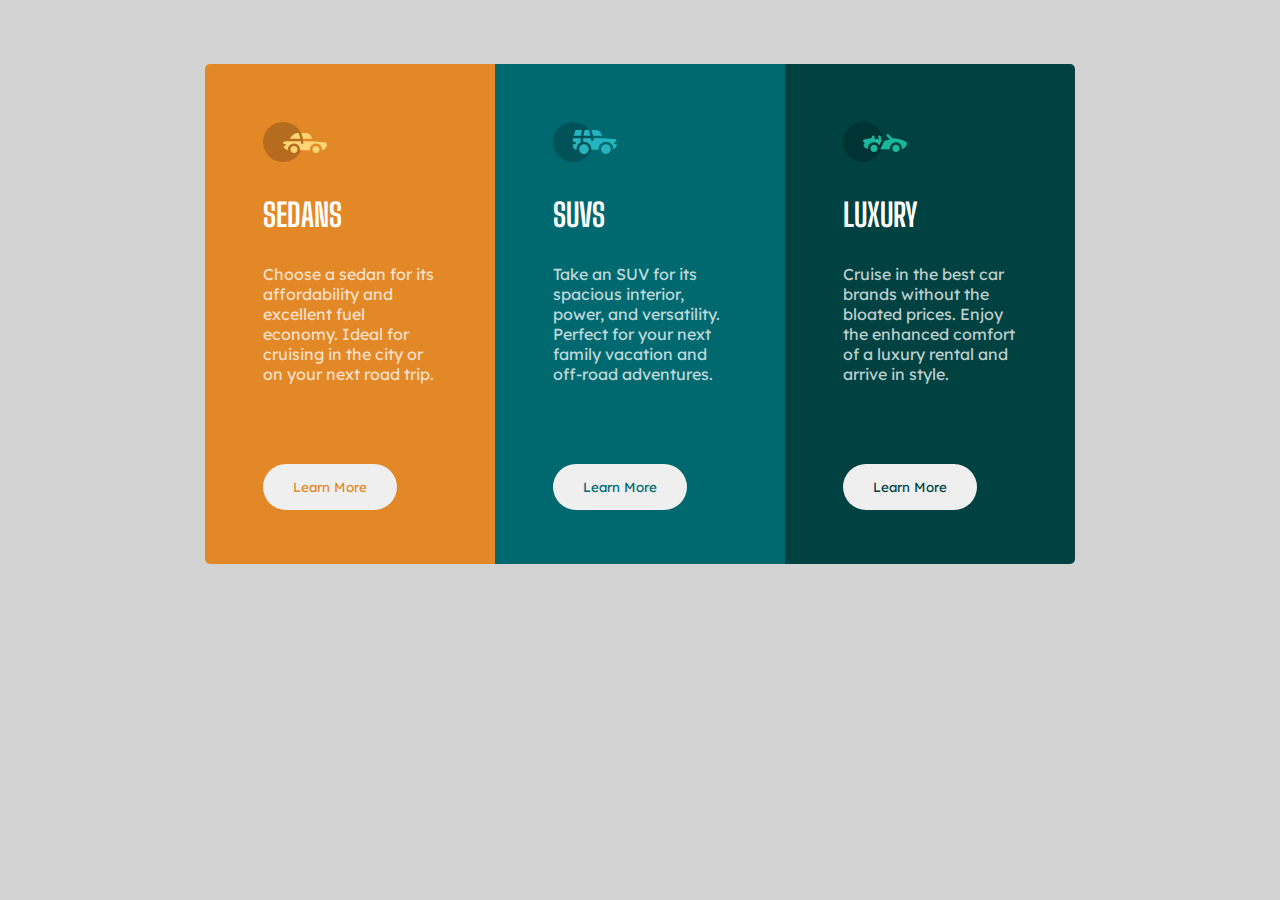
<file: 3-column-preview-card-component-main/index.html>
<!DOCTYPE html>
<html lang="pt-br">
<head>
    <meta charset="UTF-8">
    <meta http-equiv="X-UA-Compatible" content="IE=edge">
    <meta name="viewport" content="width=device-width, initial-scale=1.0">
    <link rel="stylesheet" href="style.css">
    <link rel="shortcut icon" href="images/favicon-32x32.png" type="image/x-icon">
    <title>Frontend Mentor | 3-column preview card component</title>
</head>
<body>
    <section class="container">

        <div class="coluna" id="col1">
            <div class="descrition">
              <img src="images/icon-sedans.svg" alt="">
                <h1>Sedans</h1>
                  <p>
                      Choose a sedan for its affordability and excellent fuel economy. Ideal for cruising in the city
                      or on your next road trip.
                  </p>
                  <button class="btn1">Learn More</button>
            </div>
        </div>
        <div class="coluna" id="col2">
            <div class="descrition">
              <img src="images/icon-suvs.svg" alt="">
                <h1>SUVs</h1>
                  <p>
                    Take an SUV for its spacious interior, power, and versatility. Perfect for your next family vacation and off-road adventures.
                  </p>
                  <button class="btn2">Learn More</button>
            </div>
        </div>
        <div class="coluna" id="col3">
            <div class="descrition">
              <img src="images/icon-luxury.svg" alt="">
                <h1>Luxury</h1>
                  <p>
                    Cruise in the best car brands without the bloated prices. Enjoy the enhanced comfort of a luxury rental and arrive in style.
                  </p>
                  <button class="btn3">Learn More</button>
            </div>
        </div>
        
    </section>
  
  <!--<footer>
        <p>
            Challenge by <a href="https://www.frontendmentor.io?ref=challenge" target="_blank">Frontend Mentor</a>.
            Coded by <a href="#">Your Name Here</a>.
        </p>
  </footer>-->
</body>
</html>
</file>
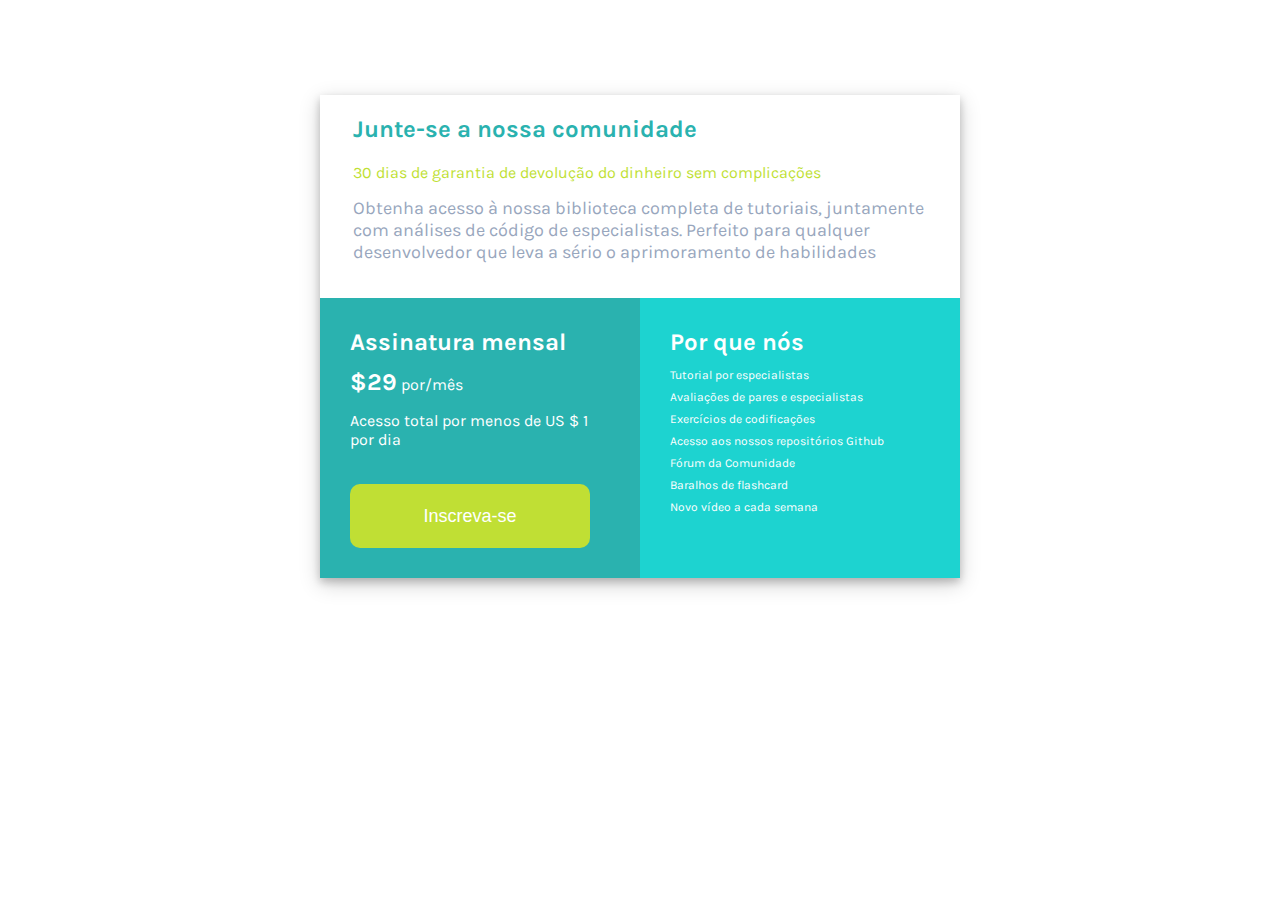
<file: componente-de-grade-de-preço-único/index.html>
<!DOCTYPE html>
<html lang="pt-br">
<head>
    <meta charset="UTF-8">
    <meta http-equiv="X-UA-Compatible" content="IE=edge">
    <meta name="viewport" content="width=device-width, initial-scale=1.0">
    <title>Preço</title>
    <link rel="stylesheet" href="style.css">
</head>
<body>
    <main class="conteiner">
        <section>
            <div class="main-section">
                <h1 class="titulo">Junte-se a nossa comunidade</h1>
                <p class="main-section-paragrafo">30 dias de garantia de devolução do dinheiro sem complicações</p>
                <p class="main-section-descricao">Obtenha acesso à nossa biblioteca completa de tutoriais, juntamente com análises de código de especialistas. Perfeito para qualquer desenvolvedor que leva a sério o aprimoramento de habilidades</p>
            </div>
        </section>
        <section class="recursos">
            <div class="left-section">
                <h1 class="titulo-left-section">Assinatura mensal</h1>
                <p class="preço"> <span>$29</span> por/mês</p>
                <p class="left-section-descricao">Acesso total por menos de US $ 1 por dia</p>
                <button class="btn" type="submit">Inscreva-se</button>
            </div>
            <div class="right-section">
                <h1 class="titulo-right-section">Por que nós</h1>
                    <li>Tutorial por especialistas</li>
                    <li>Avaliações de pares e especialistas</li>
                    <li>Exercícios de codificações</li>
                    <li>Acesso aos nossos repositórios Github</li>
                    <li>Fórum da Comunidade</li>
                    <li>Baralhos de flashcard</li>
                    <li>Novo vídeo a cada semana</li>
            </div>
        </section>
    </main>
</body>
</html>
</file>
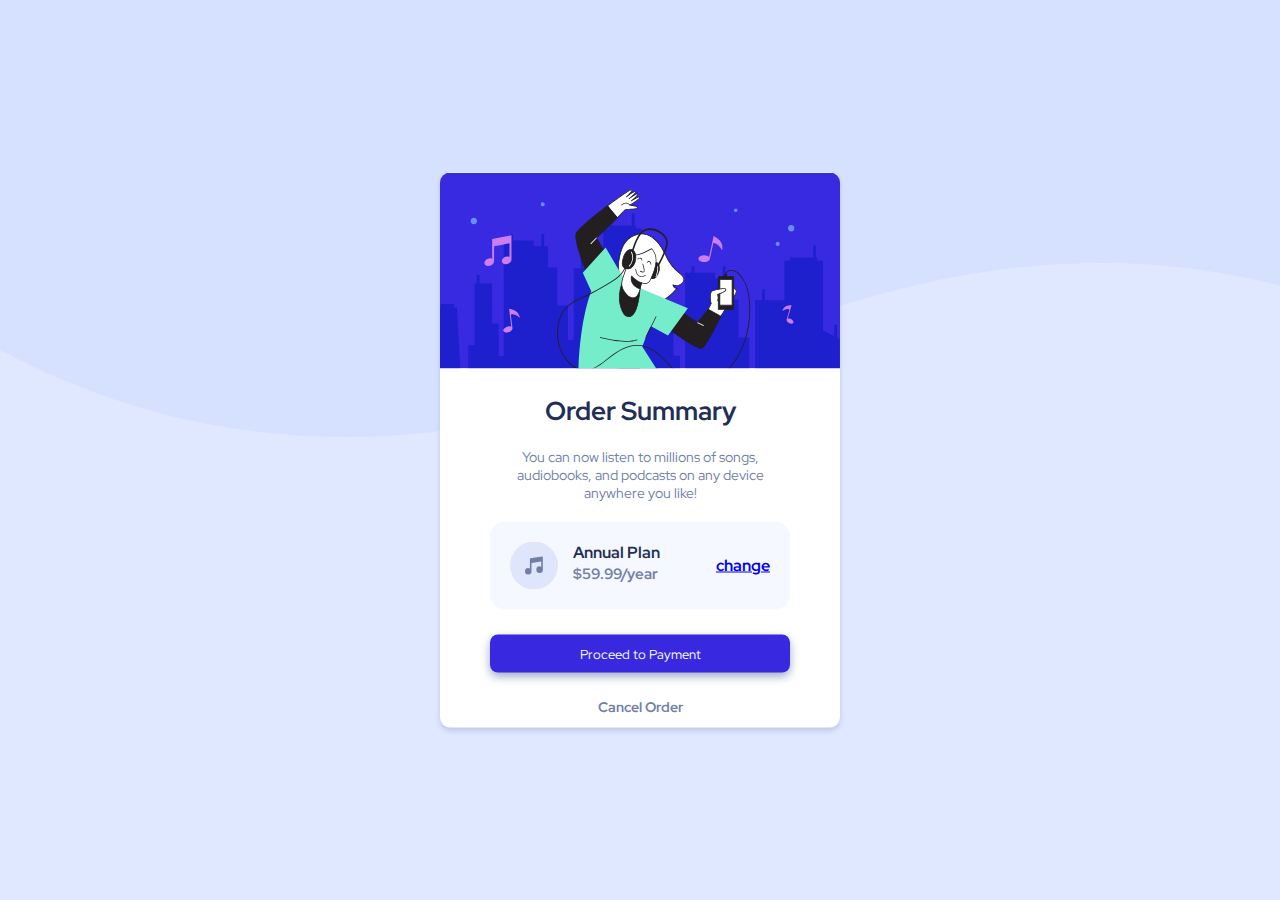
<file: order-summary-component-main/index.html>
<!DOCTYPE html>
<html lang="en">
<head>
  <meta charset="UTF-8">
  <meta name="viewport" content="width=device-width, initial-scale=1.0">
  
  <link rel="stylesheet" href="style.css">
  <link rel="icon" type="image/png" sizes="32x32" href="./images/favicon-32x32.png">
  
  <title>Frontend Mentor | Order summary card</title>

</head>
<body>
  <main>
    <div class="container">
      <div class="imagem">
        <img src="images/illustration-hero.svg" alt="">
      </div>
      <div class="conteudo">
        <h1>
          Order Summary
        </h1>
        <p>
          You can now listen to millions of songs, audiobooks, and podcasts on any device anywhere you like!
        </p>
        <div class="plano">
          <img src="images/icon-music.svg" alt="">
          <div class="planoPreco">
            Annual Plan
            <span class="price">$59.99/year</span>
          </div>
          <a class="btnMudar" href="#">change</a>
        </div>
          <button class="btnPagamento">
            Proceed to Payment
          </button>
          <p class="btnCancelar">
            Cancel Order
          </p>
      </div>
    </div>
  </main>

</html>
</file>
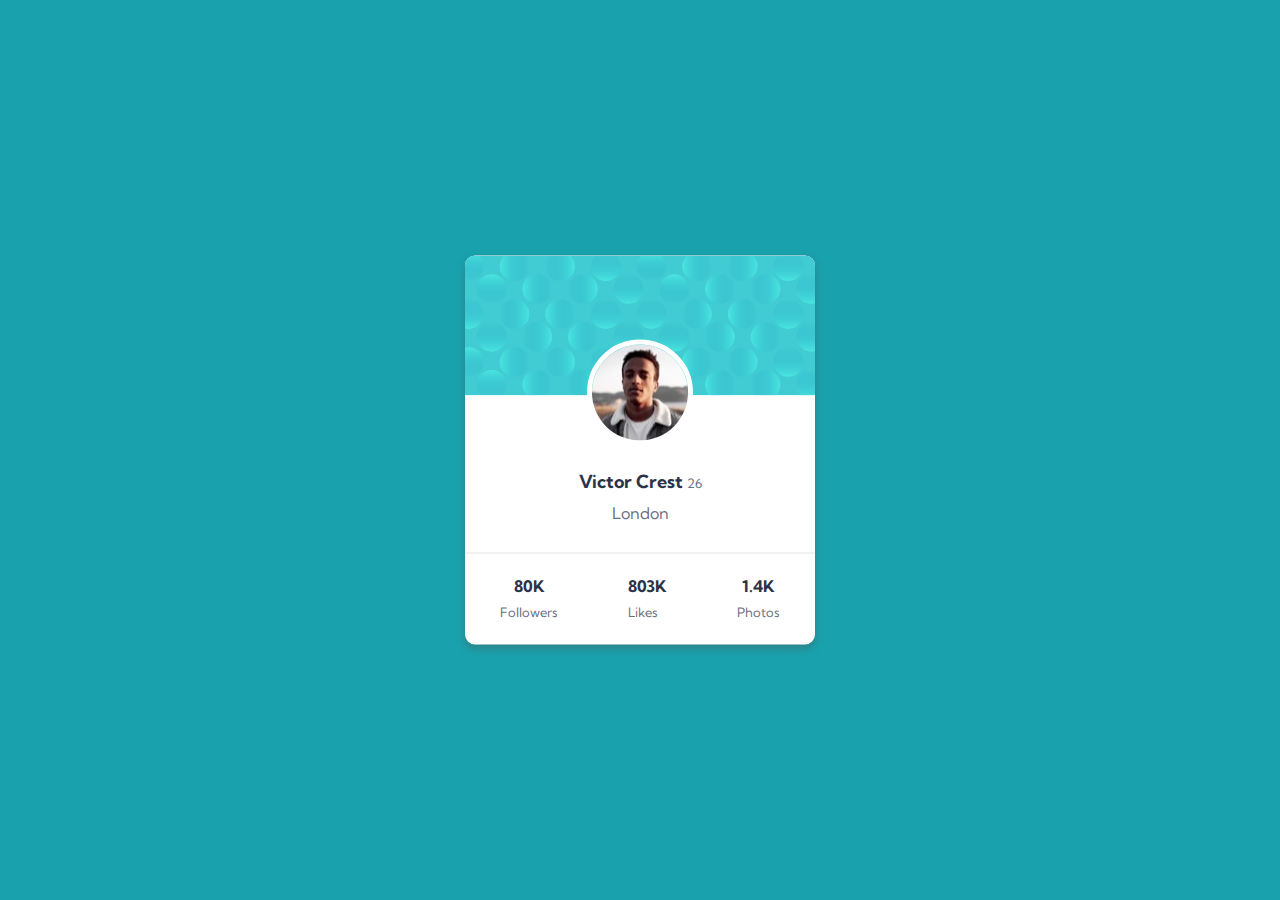
<file: profile-card-component-main/index.html>
<!DOCTYPE html>
<html lang="en">
<head>
  <meta charset="UTF-8">
  <meta name="viewport" content="width=device-width, initial-scale=1.0">

  <link rel="stylesheet" href="style.css">
  <link rel="icon" type="image/png" sizes="32x32" href="./images/favicon-32x32.png">
  
  <title>Frontend Mentor | Profile card component</title>

</head>
<body>
  <div class="container">

    <div class="imagemCard">
      <img class="imgCard" src="images/bg-pattern-card.svg" alt="">
    </div>
    <div class="perfil">
      <img class="imgPerfil" src="images/image-victor.jpg" alt="">
    </div>

    <h1 class="nome">Victor Crest <span class="idade">26</span></h1>
    
    <p class="localizacao">London</p>

    <div class="main-box">
      <div class="box">
        <p class="views">80K</p>
        <span>Followers</span>
      </div>
      <div class="box">
        <p class="views">803K</p>
        <span>Likes</span>
      </div>
      <div class="box">
        <p class="views">1.4K</p>
        <span>Photos</span>
      </div>
    </div>

  </div>

</body>
</html>
</file>
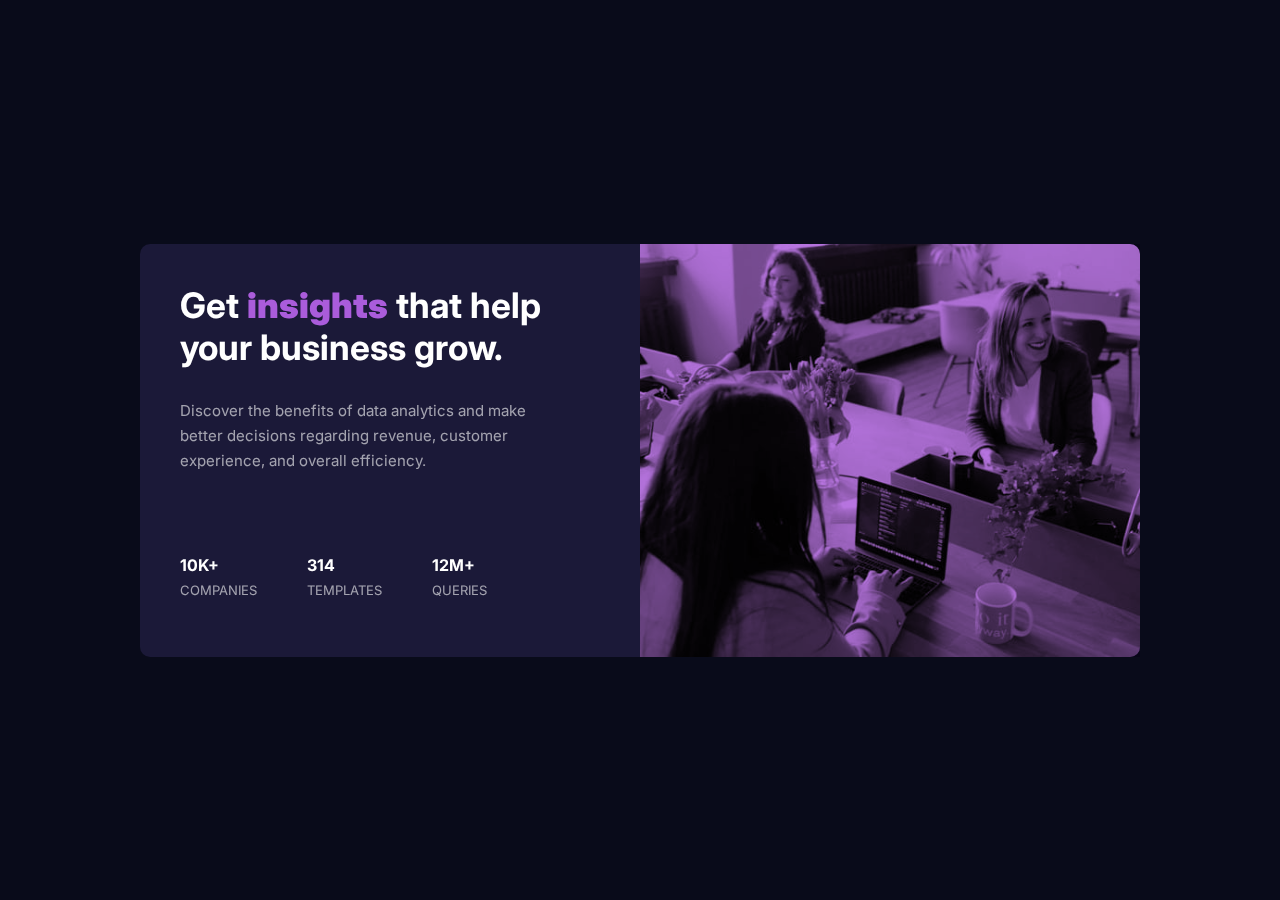
<file: stats-preview-card-component-main/index.html>
<!DOCTYPE html>
<html lang="en">
<head>
  <meta charset="UTF-8">
  <meta name="viewport" content="width=device-width, initial-scale=1.0">

  <link rel="stylesheet" href="css/main.css">
  <link rel="icon" type="image/png" sizes="32x32" href="./images/favicon-32x32.png">
  
  <title>Frontend Mentor | Stats preview card component</title>
<body>
  <main>
    <div class="container">
     
      <div class="bainerImg">
       <div class="img"></div>
      </div>

        <div class="conteudo">
          <h1 class="titulo">Get <strong>insights</strong> that help your business grow.</h1>
          <p class="paragrafo">
            Discover the benefits of data analytics and make better decisions regarding revenue, customer
            experience, and overall efficiency.
          </p>

          <div class="main-box">
          <div class="box">
            <span class="num">10k+ </span>
            <h3>companies</h3>
          </div>
          <div class="box">
            <span class="num">314 </span>
            <h3>templates</h3>
          </div>
          <div class="box">
            <span class="num">12m+</span>
            <h3>queries</h3>
          </div>
                </div>
        </div>
    </div>
  </main>
</body>
</html>
</file>
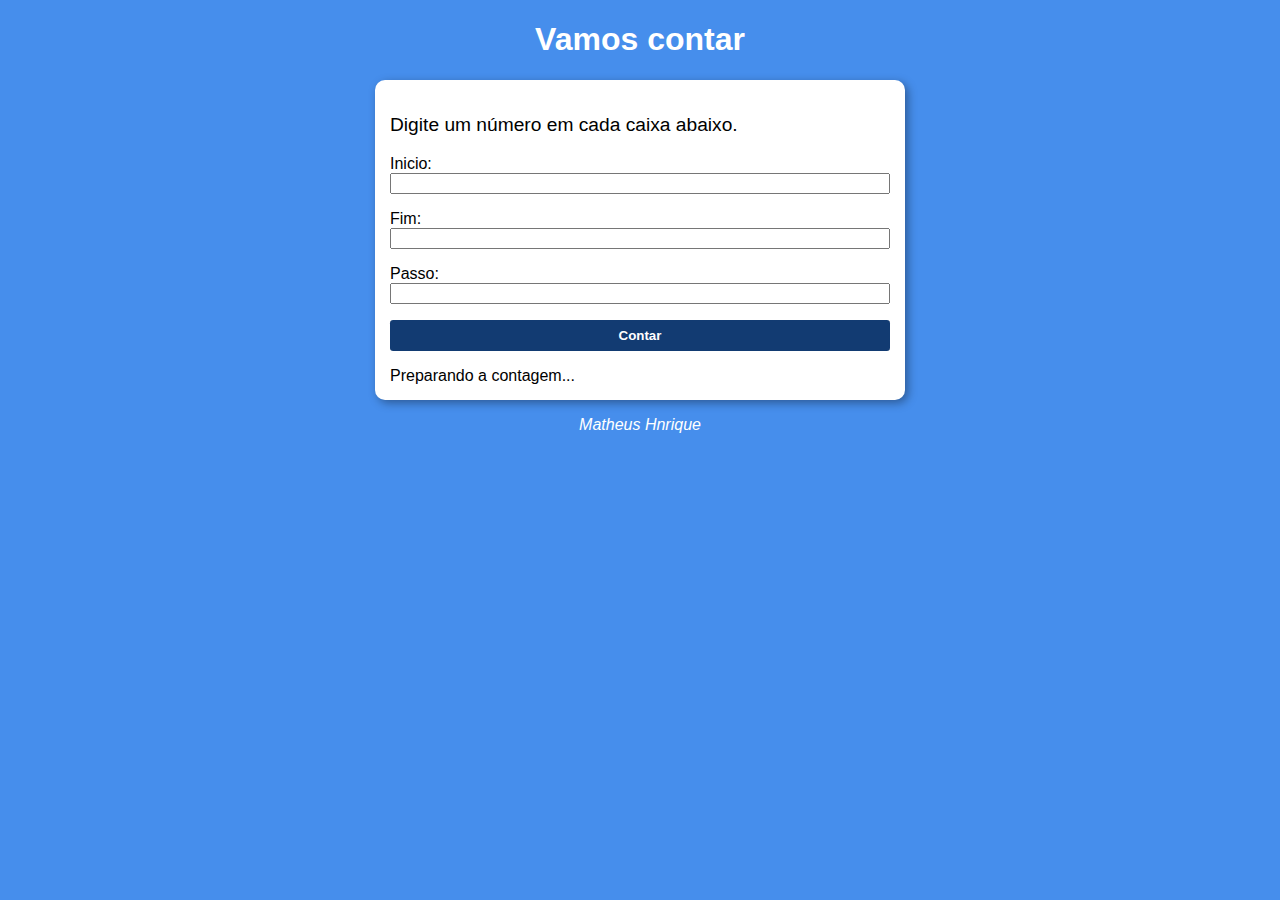
<file: super contador/index.html>
<!DOCTYPE html>
<html lang="pt-br">
<head>
  <meta charset="UTF-8">
  <meta http-equiv="X-UA-Compatible" content="IE=edge">
  <meta name="viewport" content="width=device-width, initial-scale=1.0">
  <title>Super Contador</title>
  <link rel="stylesheet" href="style.css">
</head>
<body>
  <header>
    <h1>Vamos contar</h1>
  </header>
  <section>
    <div id="painel">
      <p class="title">Digite um número em cada caixa abaixo.</p>
      Inicio: <input type="number" name="Nstart" id="txti">
      Fim: <input type="number" name="Nend" id="txtf">
      Passo: <input type="number" name="passo" id="txtp">
      <input type="button" value="Contar" id="btn" onclick="contar()"> 
    </div>
    <div id="res">
      Preparando a contagem...
    </div>
  </section>
  <footer>
    <p>Matheus Hnrique</p>
  </footer>

  <script src="script.js"></script>
</body>
</html>
</file>
<file: 3-column-preview-card-component-main/style.css>
@charset "UTF-8";

@import url('https://fonts.googleapis.com/css2?family=Lexend+Deca&display=swap');
@import url('https://fonts.googleapis.com/css2?family=Big+Shoulders+Display:wght@700&display=swap');

*{
    margin: 0;
    padding: 0;
    box-sizing: border-box;
}

:root{
    --font-paragrafo: 'Lexend Deca', sans-serif;
    --font-titulo: 'Big Shoulders Display', cursive;

   --cor1: hsl(31, 77%, 52%);
   --cor2: hsl(184, 100%, 22%);
   --cor3: hsl(179, 100%, 13%);
}

body{
    background-color: lightgray;
}

.container{
    display: flex;
    justify-content: center;
    flex-wrap: wrap;
    margin-top: 5%;
}

.coluna{
    width: 290px;
    height: 500px;
    background-color: white;
}

#col1{
    background-color: var(--cor1);
    border-radius: 5px 0px 0px 5px;
}

#col2{
    background-color: var(--cor2);
}

#col3{
    background-color: var(--cor3);
    border-radius: 0 5px 5px 0;
}

.descrition{
    padding: 58px;
}

.descrition h1{
    font-family: var(--font-titulo);
    font-size: xx-large;
    text-transform: uppercase;
    margin: 30px 0 30px 0;
    color: white;
}

.descrition p{
    font-family: var(--font-paragrafo);
    font-size: px;
    color:  hsla(0, 0%, 100%, 0.75);
}

button{
    font-family: var(--font-paragrafo);
    border: 0;
    border-radius: 30px;
    margin-top: 80px;
    padding: 15px 30px;
}

.btn1{
    color: var(--cor1);
}
.btn1:hover{
    border: 2px solid white;
    color: white;
    background-color: var(--cor1);
}

.btn2{
    color: var(--cor2);
}
.btn2:hover{
    border: 2px solid white;
    color: white;
    background-color: var(--cor2);
}

.btn3{
    color: var(--cor3);
}
.btn3:hover{
    border: 2px solid white;
    color: white;
    background-color: var(--cor3);
}

@media (min-width: 600px) and (max-width: 870px){
    #col1{
        background-color: var(--cor1);
        border-radius: 0;
    }
    
    #col2{
        background-color: var(--cor2);
    }
    
    #col3{
        background-color: var(--cor3);
        border-radius: 0;
    }
}

@media (max-width: 596px){
    #col1{
        background-color: var(--cor1);
        border-radius: 5px 5px 0 0;
    }
    
    #col2{
        background-color: var(--cor2);
    }
    
    #col3{
        background-color: var(--cor3);
        border-radius:0 0 5px 5px ;
    }
}

/*
:root{
    --font-paragrafo: 'Lexend Deca', sans-serif;
    --font-titulo: 'Big Shoulders Display', cursive;

   --cor1: hsl(31, 77%, 52%);
   --cor2: hsl(184, 100%, 22%);
   --cor3: hsl(179, 100%, 13%);
}

body{
    background-color: #d3d3d38c;
    color: white;
}

main{
    background-color: rgb(255, 255, 255);
    display: flex;
    max-width: 1000px;
    margin: auto;
    margin-top: 10%;
    border-radius: 5px;
}

h1{
    font-family: var(--font-titulo);
    font-size: xx-large;
    text-transform: uppercase;
    margin: 30px 0;
}

p{
    font-family: var(--font-paragrafo);
    font-size: 15px;
    margin-right: 50px;
}

button{
    margin: 20px 0 20px 0;
    border: 0;
    border-radius: 20px;
    padding: 10px 30px;
    font-weight: 700;
    font-size: 15px;
}

.coluna1{
    background-color: var(--cor1);
    padding: 40px;
    border-radius: 5px 0 0 5px;
}

.coluna1 button{
    color: var(--cor1);
}

.coluna1 button:hover{
    background-color: var(--cor1);
    color: white;
    border: 2px solid white;
    font-weight: 700;
    font-size: 15px;
}
.coluna2{
    background-color: var(--cor2);
    padding: 50px;
}

.coluna2 button{
    color: var(--cor2);

}

.coluna2 button:hover{
    background-color: var(--cor2);
    color: white;
    border: 2px solid white;
    font-weight: 700;
    font-size: 15px
}
.coluna3{
    background-color: var(--cor3);
    padding: 30px;
    border-radius: 0 5px 5px 0;
}

.coluna3 button{
    color: var(--cor3);

}

.coluna3 button:hover{
    background-color: var(--cor3);
    color: white;
    border: 2px solid white;
    font-weight: 700;
    font-size: 15px;
}

@media (max-width: 375px){
    body{
        background-color: #d3d3d38c;
        color: white;
    }
    
    main{
        background-color: rgb(255, 255, 255);
        width: 300px;
        margin: auto;
        margin-top: 40px;
        margin-bottom: 40px;
        flex-direction: column;
        border-radius: 5px;
    }

    h1{
        font-family: var(--font-titulo);
        font-size: xx-large;
        text-transform: uppercase;
        margin: 30px 0;
    }

    p{
        font-family: var(--font-paragrafo);
        font-size: 15px;
    }

    button{
        margin: 20px 0 20px 0;
        border: 0;
        border-radius: 20px;
        padding: 10px 30px;
        font-weight: 700;
        font-size: 15px;
    }

    .coluna1{
        background-color: var(--cor1);
        padding: 30px;
        border-radius: 5px 5px 0 0;
    }

    .coluna1 button{
        color: var(--cor1);
    }

    .coluna1 button:hover{
        background-color: var(--cor1);
        color: white;
        border: 2px solid white;
        font-weight: 700;
        font-size: 15px;
    }
    .coluna2{
        background-color: var(--cor2);
        padding: 30px;
    }

    .coluna2 button{
        color: var(--cor2);
    
    }

    .coluna2 button:hover{
        background-color: var(--cor2);
        color: white;
        border: 2px solid white;
        font-weight: 700;
        font-size: 15px
    }
    .coluna3{
        background-color: var(--cor3);
        padding: 30px;
        border-radius: 0 0 5px 5px;
    }

    .coluna3 button{
        color: var(--cor3);
    
    }

    .coluna3 button:hover{
        background-color: var(--cor3);
        color: white;
        border: 2px solid white;
        font-weight: 700;
        font-size: 15px;
    }
}
*/
</file>
<file: componente-de-grade-de-preço-único/style.css>
@import url("https://fonts.googleapis.com/css2?family=Karla:wght@400;700&display=swap");
* {
    margin: 0;
    padding: 0;
}

body {
    font-family: "karla", sans-serif;
}

.conteiner {
    display: block;
    margin-left: auto;
    margin-right: auto;
    margin-top: 95px;
    width: 50%;
    box-shadow: 0px 4px 8px rgba(0, 0, 0, 0.2), 0 6px 20px 0 rgba(0, 0, 0, 0.19);
}

.main-section,
.left-section,
.right-section {
  padding-top: 20px;
  padding-bottom: 20px;
  margin-left: 18px;
}

.main-section {
    padding-left: 15px;
  }

.titulo {
    font-size: 24px;
    font-weight: 700;
    color: #2ab2af;
    margin-bottom: 20px;
}

.main-section-paragrafo {
    font-size: 18;
    font-weight: 400;
    color: #C0DF34;
    margin-bottom: 15px;
}

.main-section-descricao {
    font-size: 18px;
    font-weight: 400;
    color: #98A6BD;
    margin-bottom: 15px;
}

.recursos {
    display: grid;
    grid-template-columns: 50% 50%;
  }

  span {
    font-size: 24px;
    font-weight: 700;
  }

  .left-section {
      background: #2ab2af;
      color: #ffff;
      margin: 0px;
      padding: 30px;
  }

  .titulo-left-section {
      font-size: 24px;
      margin-bottom: 12px;
  }

  .left-section-descricao {
      margin-top: 15px;
  }

  .btn {
    background: #c0df34;
    margin-top: 35px;
    color: #fff;
    border: none;
    width: 15rem;
    height: 4rem;
    border-radius: 10px;
    font-size: 18px;
  }

  .right-section {
      background: #1dd3d0;
      color: #fff;
      margin: 0;
      padding: 30px;
  }

  .titulo-right-section {
      margin-bottom: 12px;
      font-size: 24px;
  }

  li {
    list-style: none;
    margin-bottom: 8px;
    font-size: 12px;
  }

 /* Mobile screen */
@media only screen and (min-width: 320px) and (max-width: 825px) {
    .conteiner {
      
      width: 85%;
    }
    .titulo {
      font-size: 18px;
    }
    .main-section-paragrafo,
    .main-section-descricao {
      font-size: 14px;
    }
    .titulo-left-section,
    .titulo-right-section {
      font-size: 18px;
    }
    .description-left-section {
      font-size: 14px;
    }
    .btn {
      width: 85px;
      height: 55px;
      font-size: 14px;
    }
    .main-section {
      margin-right: 14px;
    }
  }
</file>
<file: order-summary-component-main/style.css>
@import url('https://fonts.googleapis.com/css2?family=Red+Hat+Display:wght@500;700;900&display=swap');

*{
    margin: 0;
    padding: 0;
    box-sizing: border-box;
    font-family: var(--fontPrincipal);
}

:root{
    --fontPrincipal: 'Red Hat Display', sans-serif;

    --colorTitulo: hsl(223, 47%, 23%);
    --colorParagrafo: hsl(224, 23%, 55%);
    --colorBtn: hsl(245, 75%, 52%); 
}

body{
    background-image: url(images/pattern-background-desktop.svg);
    background-repeat: no-repeat;
    background-color: hsl(225, 100%, 94%);
}

.container{
    max-width: 400px;
    height: 555px;
    position: absolute;
    top: 50%;
    left: 50%;
    transform: translate(-50%, -50%);
    border-radius: 10px;
    background-color: white;
    box-shadow: 0px 3px 5px #7280a748;
}

.imagem img{
    width: 100%;
    border-radius: 10px 10px 0px 0px;
}

.conteudo{
    width: 300px;
    margin: 20px auto 20px auto;
    background-color: gba(133, 133, 133, 0.534);
    color: white;
}

.conteudo h1{
    margin-bottom: 20px;
    text-align: center;
    color: hsl(223, 47%, 23%);
    font-size: 26px;
}

.conteudo p{
    margin-bottom: 20px;
    text-align: center;
    font-size: 14px;
    color: hsl(224, 23%, 55%);
}

.plano{
    display: flex;
    padding: 20px;
    border-radius: 15px;
    background-color: hsla(225, 100%, 97%, 0.637);
}

.planoPreco{
    margin-left: 15px;
    font-weight: bold;
    color: var(--colorTitulo);
}

.price{
    font-size: 15px;
    color: var(--colorParagrafo);
}

.btnMudar{
    font-weight: bold;
    padding-top: 13px;
}

.btnMudar:hover{
    text-decoration: none;
    font-weight: bold;
    color: #3829e0b6;
}

.btnPagamento{
    width: 100%;
    margin: 25px 0px;
    padding: 10px;
    border: 0px;
    border-radius: 8px;
    color: white;
    background-color: var(--colorBtn);
    box-shadow: 0px 4px 10px #7280a7ab;
}
.pagamento:hover{
    background-color: #3829e0b6;
}

.btnCancelar{
    font-weight: bold;
    cursor: pointer;
}

.btnCancelar:hover{
    font-weight: bold;
    color: var(--colorTitulo);
}

.attribution{ 
    margin-top: 600px; 
    font-size: 11px; 
    text-align: center; 
}

.attribution a{ 
    color: var(--colorTitulo); 
    font-weight: bolder;
    font-size: 12px;
}

.attribution a:hover{ 
    text-decoration: none;
}

@media (max-width: 375px){
    .container{
        position: absolute;
        top: 50%;
        left: 50%;
        transform: translate(-50%, -50%);
        max-width: 350px;
        height: 520px;
        margin-bottom: 70px;
    }

    .plano{
        width: 250px;
        margin-left: 25px;
        padding: 15px;
    }

    .planoPreco{
        margin-left: 10px;
        font-size: 15px;
       
    }
    
    .price{
        font-size: 13px;
       
    }

    .btnPagamento{
        width: 250px;
        margin-left: 25px;
    }

    .attribution{
        margin-top: 10px;
    }
}
</file>
<file: profile-card-component-main/style.css>
@import url('https://fonts.googleapis.com/css2?family=Kumbh+Sans:wght@400;700&display=swap');

:root{
    --fonte-principal: 'Kumbh Sans', sans-serif;

    --fonteColor: hsl(229, 23%, 23%);
    --fonteColor-semples: hsl(227, 10%, 46%);
}

*{
    margin: 0px;
    padding: 0px;
    box-sizing: border-box;
}

body{
    font-family: var(--fonte-principal);
    background-color: hsl(185, 75%, 39%);
}

.container{
    position: absolute;
    top: 50%;
    left: 50%;
    transform: translate(-50%,-50%);
    max-width: 350px;
    border-radius: 10px;
    background-color: white;
    box-shadow: 0px 4px 8px rgba(82, 82, 82, 0.397);
}

.imgCard{
    border-radius: 10px 10px 0 0;
}

.perfil{
    text-align: center;
    margin-top: -60px;
}

.imgPerfil{
    border: 5px solid white;
    border-radius: 50%;
}

.nome{
    margin-top: 20px;
    font-size: 18px;
    text-align: center;
    color: var(--fonteColor);
}

.idade{
    color: var(--fonteColor-semples);
    font-weight: normal;
}

.localizacao{
    margin-top: 10px;
    text-align: center;
    color: var(--fonteColor-semples);
}

.main-box{
    display: flex;
    margin-top: 30px;
    border-top: 1px solid hsla(227, 10%, 46%, 0.171);
    
}

.box{
    margin: 20px auto;
    line-height: 25px;
}

.views{
    text-align: center;
    font-weight: bold;
    color: var(--fonteColor);
}

span{
    font-size: 13px;
    text-align: center;
    color: var(--fonteColor-semples);
}
</file>
<file: stats-preview-card-component-main/css/main.css>
@import url("https://fonts.googleapis.com/css2?family=Inter:wght@400;700&display=swap");
:root {
  --font01:  'Inter', sans-serif;
  --main-background: hsl(233, 47%, 7%);
  --card-background: hsl(244, 38%, 16%);
  --destaque: hsl(277, 64%, 61%);
  --main-paragraph: hsla(0, 0%, 100%, 0.6);
}

* {
  margin: 0;
  padding: 0;
  -webkit-box-sizing: border-box;
          box-sizing: border-box;
}

body {
  background-color: var(--main-background);
  font-family: var(--font01);
  color: white;
}

main {
  display: -webkit-box;
  display: -ms-flexbox;
  display: flex;
  -webkit-box-pack: center;
      -ms-flex-pack: center;
          justify-content: center;
  -webkit-box-align: center;
      -ms-flex-align: center;
          align-items: center;
  min-height: 100vh;
}

main .container {
  display: -webkit-box;
  display: -ms-flexbox;
  display: flex;
  -webkit-box-orient: horizontal;
  -webkit-box-direction: reverse;
      -ms-flex-direction: row-reverse;
          flex-direction: row-reverse;
  max-width: 1000px;
  height: 413px;
  border-radius: 10px;
  background-color: var(--card-background);
}

main .container .bainerImg {
  background-image: url(../images/image-header-desktop.jpg);
  background-repeat: no-repeat;
  background-size: cover;
  border-radius: 0px 10px 10px 0px;
  width: 500px;
}

main .container .bainerImg .img {
  height: 100%;
  width: 100%;
  opacity: 85%;
  background-color: var(--destaque);
  mix-blend-mode: multiply;
}

main .container .conteudo {
  width: 500px;
  padding: 40px;
}

main .container .conteudo .titulo {
  max-width: 370px;
  font-size: 2.2em;
}

main .container .conteudo .titulo strong {
  color: var(--destaque);
}

main .container .conteudo .paragrafo {
  max-width: 350px;
  margin: 30px 0px;
  font-size: 15px;
  line-height: 25px;
  color: var(--main-paragraph);
}

main .container .conteudo .main-box {
  display: -webkit-box;
  display: -ms-flexbox;
  display: flex;
}

main .container .conteudo .main-box .box {
  position: relative;
  top: 50px;
  line-height: 25px;
  margin-right: 50px;
}

main .container .conteudo .main-box .box .num {
  font-weight: bold;
  text-transform: uppercase;
}

main .container .conteudo .main-box .box h3 {
  font-weight: normal;
  font-size: small;
  text-transform: uppercase;
  color: var(--main-paragraph);
}

/* - Screen Mobile - */
@media (max-width: 500px) {
  body {
    background-color: var(--main-background);
    font-family: var(--font01);
  }
  main {
    display: block;
    max-width: 350px;
    margin: auto;
  }
}
/*# sourceMappingURL=main.css.map */
</file>
<file: super contador/style.css>
body{
  background-color: rgb(70, 142, 236);
  font: normal 1rem Arial;
}

header{
  color: white;
  text-align: center;
}

section{
  background-color: white;
  border-radius: 10px;
  padding: 15px;
  max-width: 500px;
  margin: auto;
  box-shadow: 3px 3px 10px rgb(0, 0, 0, 0.363);
}

.title{
  font-size: 1.2rem;
}

#btn{
  padding: .5rem 0rem;
  border: 0px;
  border-radius: .2rem;
  font-weight: bold;
  color: white;
  background-color: rgb(18, 59, 114);
}

#painel{
  display: grid;
}

input{
  margin-bottom: 1rem;
}

footer{
  color: white;
  text-align: center;
  font-style: italic;
}
</file>
